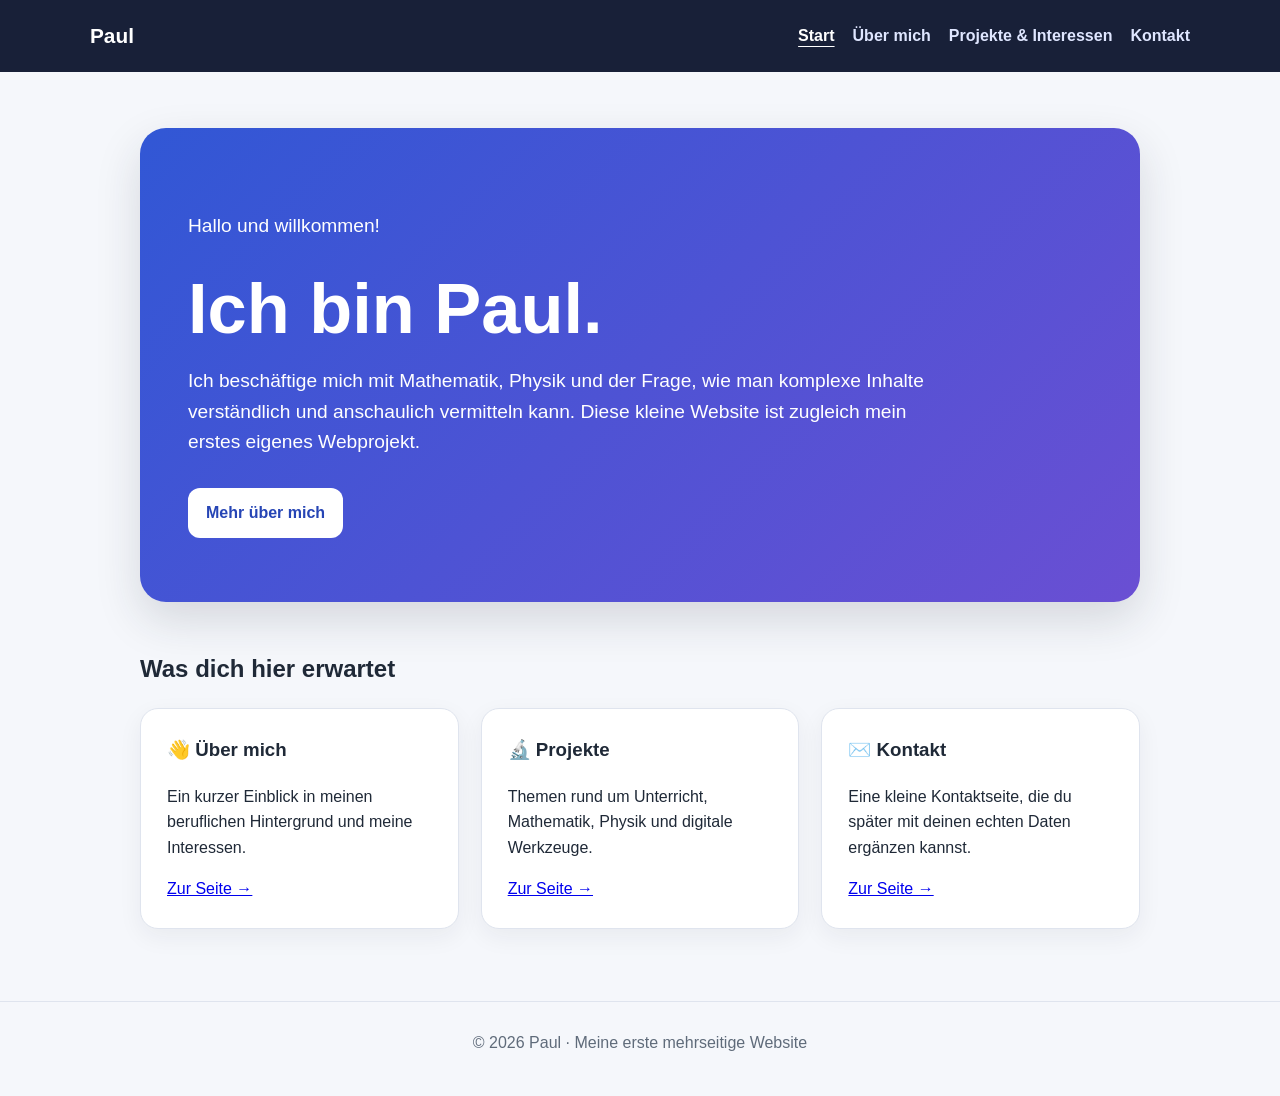
<file: index.html>
<!DOCTYPE html>
<html lang="de">
<head>
  <meta charset="UTF-8">
  <meta name="viewport" content="width=device-width, initial-scale=1.0">
  <title>Paul – Startseite</title>
  <link rel="stylesheet" href="style.css">
</head>
<body>
  <header>
    <div class="navbar">
      <a class="logo" href="index.html">Paul</a>
      <nav>
        <a class="active" href="index.html">Start</a>
        <a href="ueber-mich.html">Über mich</a>
        <a href="projekte.html">Projekte & Interessen</a>
        <a href="kontakt.html">Kontakt</a>
      </nav>
    </div>
  </header>

  <main>
    <section class="hero">
      <p>Hallo und willkommen!</p>
      <h1>Ich bin Paul.</h1>
      <p>
        Ich beschäftige mich mit Mathematik, Physik und der Frage,
        wie man komplexe Inhalte verständlich und anschaulich vermitteln kann.
        Diese kleine Website ist zugleich mein erstes eigenes Webprojekt.
      </p>
      <a class="button" href="ueber-mich.html">Mehr über mich</a>
    </section>

    <h2 class="section-title">Was dich hier erwartet</h2>
    <section class="grid">
      <article class="card">
        <h3>👋 Über mich</h3>
        <p>Ein kurzer Einblick in meinen beruflichen Hintergrund und meine Interessen.</p>
        <a href="ueber-mich.html">Zur Seite →</a>
      </article>

      <article class="card">
        <h3>🔬 Projekte</h3>
        <p>Themen rund um Unterricht, Mathematik, Physik und digitale Werkzeuge.</p>
        <a href="projekte.html">Zur Seite →</a>
      </article>

      <article class="card">
        <h3>✉️ Kontakt</h3>
        <p>Eine kleine Kontaktseite, die du später mit deinen echten Daten ergänzen kannst.</p>
        <a href="kontakt.html">Zur Seite →</a>
      </article>
    </section>
  </main>

  <footer>
    © 2026 Paul · Meine erste mehrseitige Website
  </footer>
</body>
</html>
</file>
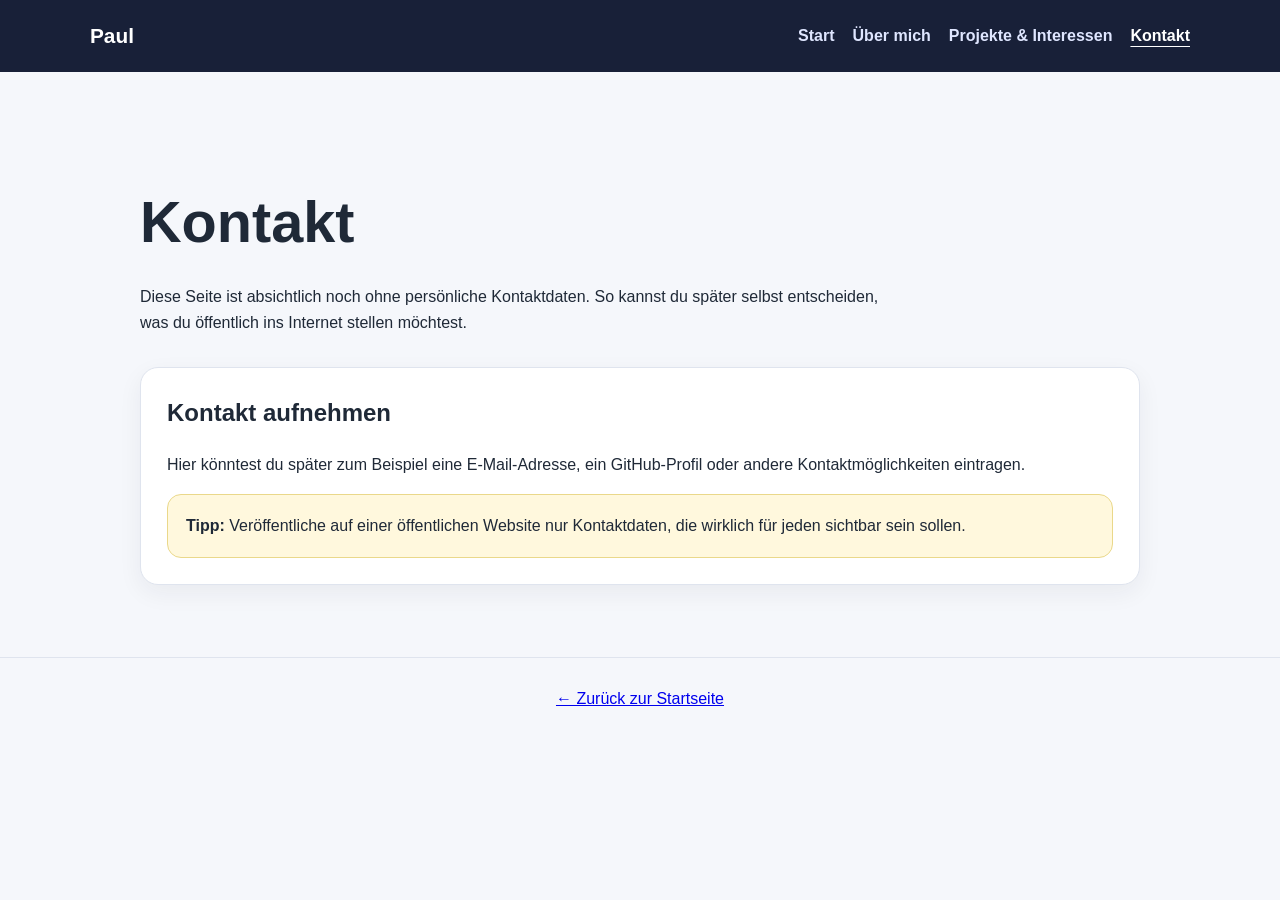
<file: kontakt.html>
<!DOCTYPE html>
<html lang="de">
<head>
  <meta charset="UTF-8">
  <meta name="viewport" content="width=device-width, initial-scale=1.0">
  <title>Paul – Kontakt</title>
  <link rel="stylesheet" href="style.css">
</head>
<body>
  <header>
    <div class="navbar">
      <a class="logo" href="index.html">Paul</a>
      <nav>
        <a href="index.html">Start</a>
        <a href="ueber-mich.html">Über mich</a>
        <a href="projekte.html">Projekte & Interessen</a>
        <a class="active" href="kontakt.html">Kontakt</a>
      </nav>
    </div>
  </header>

  <main>
    <section class="page-intro">
      <h1>Kontakt</h1>
      <p>
        Diese Seite ist absichtlich noch ohne persönliche Kontaktdaten.
        So kannst du später selbst entscheiden, was du öffentlich ins Internet
        stellen möchtest.
      </p>
    </section>

    <div class="card">
      <h2>Kontakt aufnehmen</h2>
      <p>
        Hier könntest du später zum Beispiel eine E-Mail-Adresse,
        ein GitHub-Profil oder andere Kontaktmöglichkeiten eintragen.
      </p>

      <div class="notice">
        <strong>Tipp:</strong> Veröffentliche auf einer öffentlichen Website
        nur Kontaktdaten, die wirklich für jeden sichtbar sein sollen.
      </div>
    </div>
  </main>

  <footer>
    <a href="index.html">← Zurück zur Startseite</a>
  </footer>
</body>
</html>
</file>
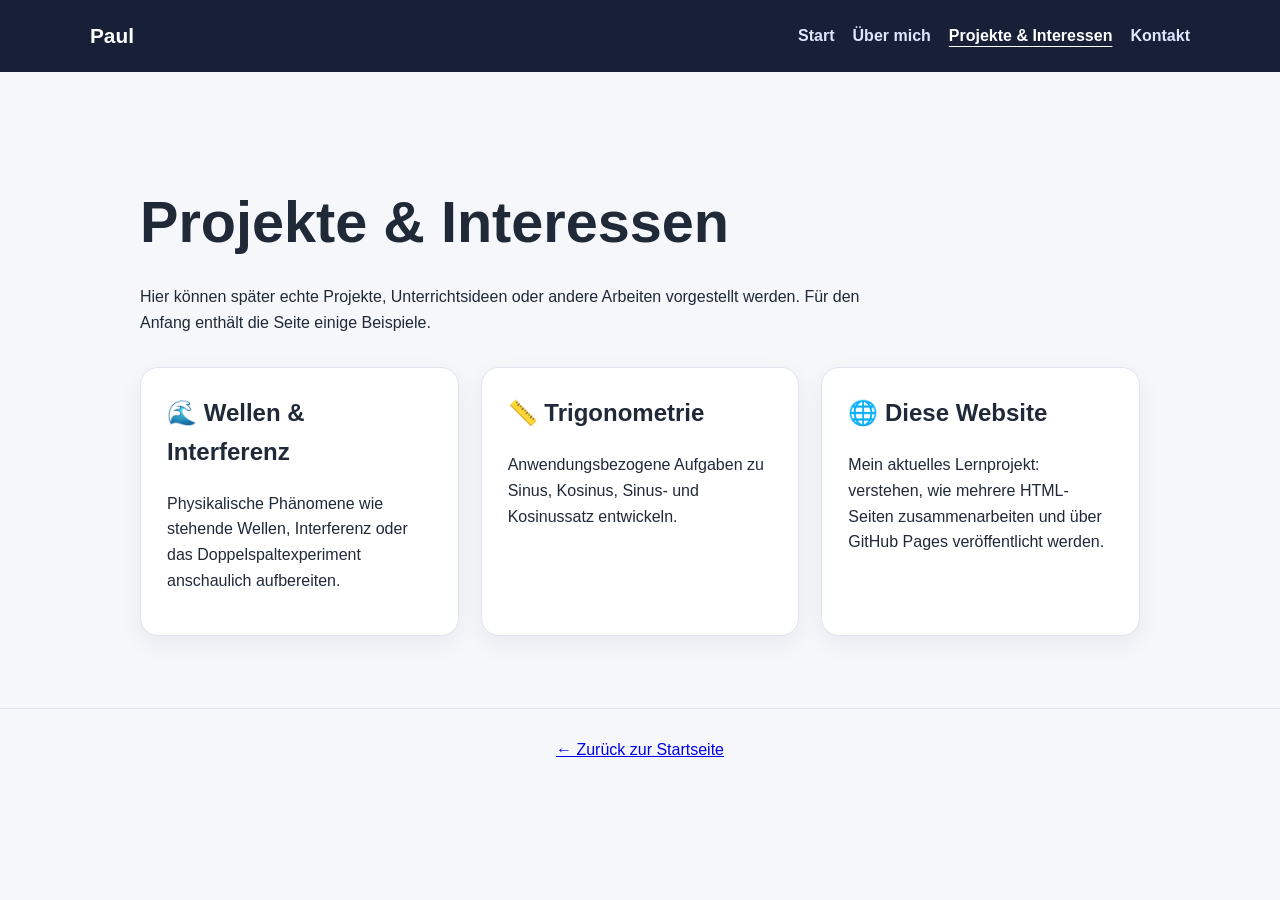
<file: projekte.html>
<!DOCTYPE html>
<html lang="de">
<head>
  <meta charset="UTF-8">
  <meta name="viewport" content="width=device-width, initial-scale=1.0">
  <title>Paul – Projekte & Interessen</title>
  <link rel="stylesheet" href="style.css">
</head>
<body>
  <header>
    <div class="navbar">
      <a class="logo" href="index.html">Paul</a>
      <nav>
        <a href="index.html">Start</a>
        <a href="ueber-mich.html">Über mich</a>
        <a class="active" href="projekte.html">Projekte & Interessen</a>
        <a href="kontakt.html">Kontakt</a>
      </nav>
    </div>
  </header>

  <main>
    <section class="page-intro">
      <h1>Projekte & Interessen</h1>
      <p>
        Hier können später echte Projekte, Unterrichtsideen oder andere
        Arbeiten vorgestellt werden. Für den Anfang enthält die Seite einige
        Beispiele.
      </p>
    </section>

    <section class="grid">
      <article class="card">
        <h2>🌊 Wellen & Interferenz</h2>
        <p>
          Physikalische Phänomene wie stehende Wellen, Interferenz oder das
          Doppelspaltexperiment anschaulich aufbereiten.
        </p>
      </article>

      <article class="card">
        <h2>📏 Trigonometrie</h2>
        <p>
          Anwendungsbezogene Aufgaben zu Sinus, Kosinus, Sinus- und
          Kosinussatz entwickeln.
        </p>
      </article>

      <article class="card">
        <h2>🌐 Diese Website</h2>
        <p>
          Mein aktuelles Lernprojekt: verstehen, wie mehrere HTML-Seiten
          zusammenarbeiten und über GitHub Pages veröffentlicht werden.
        </p>
      </article>
    </section>
  </main>

  <footer>
    <a href="index.html">← Zurück zur Startseite</a>
  </footer>
</body>
</html>
</file>
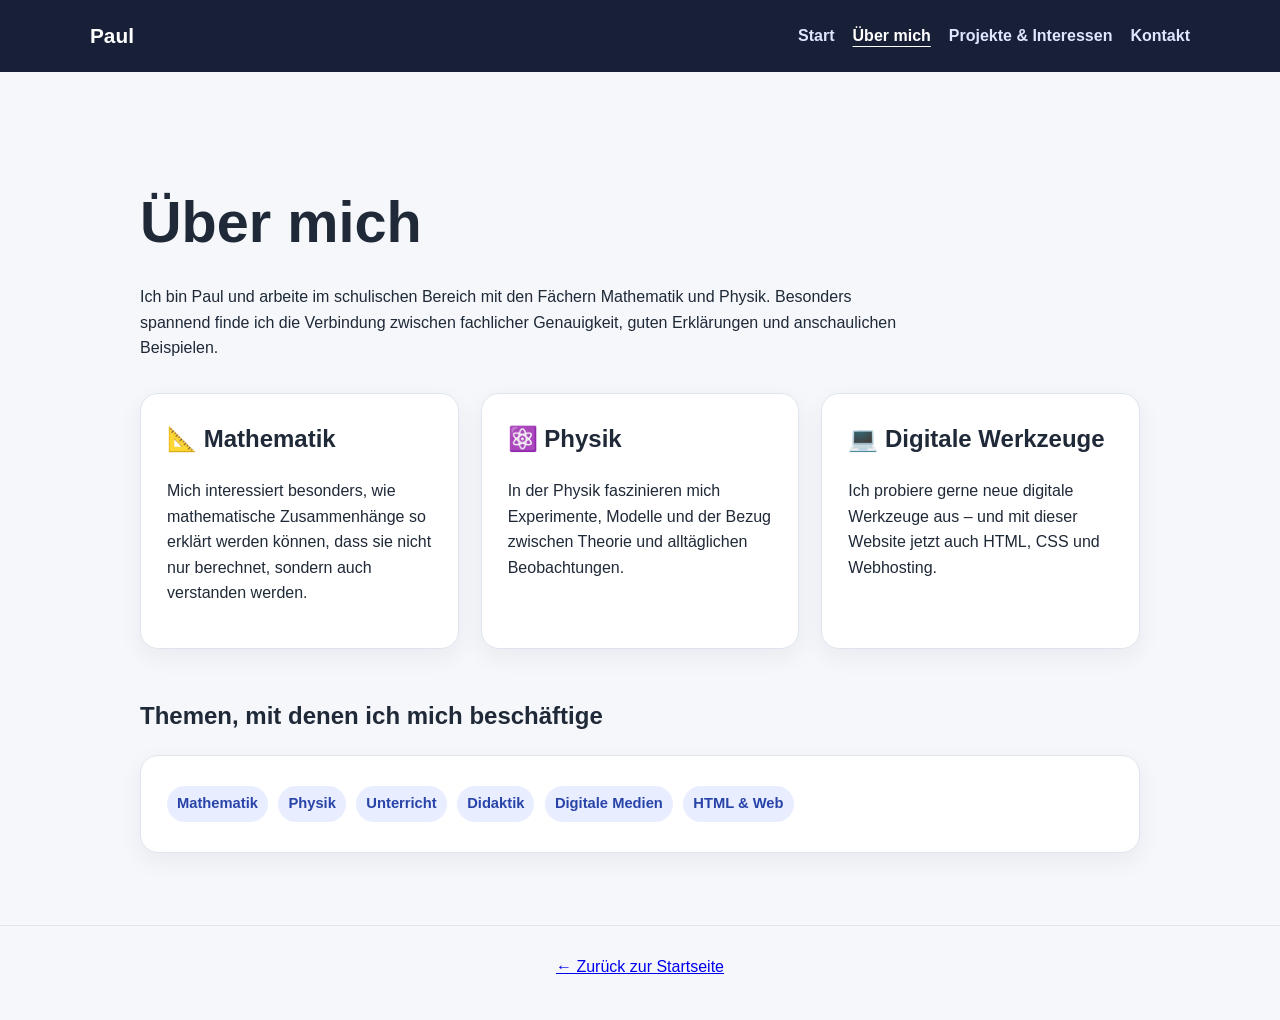
<file: ueber-mich.html>
<!DOCTYPE html>
<html lang="de">
<head>
  <meta charset="UTF-8">
  <meta name="viewport" content="width=device-width, initial-scale=1.0">
  <title>Paul – Über mich</title>
  <link rel="stylesheet" href="style.css">
</head>
<body>
  <header>
    <div class="navbar">
      <a class="logo" href="index.html">Paul</a>
      <nav>
        <a href="index.html">Start</a>
        <a class="active" href="ueber-mich.html">Über mich</a>
        <a href="projekte.html">Projekte & Interessen</a>
        <a href="kontakt.html">Kontakt</a>
      </nav>
    </div>
  </header>

  <main>
    <section class="page-intro">
      <h1>Über mich</h1>
      <p>
        Ich bin Paul und arbeite im schulischen Bereich mit den Fächern
        Mathematik und Physik. Besonders spannend finde ich die Verbindung
        zwischen fachlicher Genauigkeit, guten Erklärungen und anschaulichen
        Beispielen.
      </p>
    </section>

    <section class="grid">
      <article class="card">
        <h2>📐 Mathematik</h2>
        <p>
          Mich interessiert besonders, wie mathematische Zusammenhänge so
          erklärt werden können, dass sie nicht nur berechnet, sondern auch
          verstanden werden.
        </p>
      </article>

      <article class="card">
        <h2>⚛️ Physik</h2>
        <p>
          In der Physik faszinieren mich Experimente, Modelle und der Bezug
          zwischen Theorie und alltäglichen Beobachtungen.
        </p>
      </article>

      <article class="card">
        <h2>💻 Digitale Werkzeuge</h2>
        <p>
          Ich probiere gerne neue digitale Werkzeuge aus – und mit dieser
          Website jetzt auch HTML, CSS und Webhosting.
        </p>
      </article>
    </section>

    <h2 class="section-title">Themen, mit denen ich mich beschäftige</h2>
    <div class="card">
      <span class="tag">Mathematik</span>
      <span class="tag">Physik</span>
      <span class="tag">Unterricht</span>
      <span class="tag">Didaktik</span>
      <span class="tag">Digitale Medien</span>
      <span class="tag">HTML & Web</span>
    </div>
  </main>

  <footer>
    <a href="index.html">← Zurück zur Startseite</a>
  </footer>
</body>
</html>
</file>
<file: style.css>
:root {
  --bg: #f5f7fb;
  --card: #ffffff;
  --text: #1f2937;
  --muted: #5f6b7a;
  --accent: #3157d5;
  --accent-dark: #2544ad;
  --border: #dfe4ee;
}

* {
  box-sizing: border-box;
}

body {
  margin: 0;
  font-family: Arial, Helvetica, sans-serif;
  background: var(--bg);
  color: var(--text);
  line-height: 1.6;
}

header {
  background: #182038;
  color: white;
}

.navbar {
  width: min(1100px, 92%);
  margin: 0 auto;
  min-height: 72px;
  display: flex;
  align-items: center;
  justify-content: space-between;
  gap: 24px;
}

.logo {
  color: white;
  text-decoration: none;
  font-weight: 700;
  font-size: 1.3rem;
}

nav {
  display: flex;
  flex-wrap: wrap;
  gap: 18px;
}

nav a {
  color: #dfe6ff;
  text-decoration: none;
  font-weight: 600;
}

nav a:hover,
nav a.active {
  color: white;
  text-decoration: underline;
  text-underline-offset: 5px;
}

main {
  width: min(1000px, 92%);
  margin: 0 auto;
  padding: 56px 0 72px;
}

.hero {
  background: linear-gradient(135deg, #3157d5, #6a4fd3);
  color: white;
  border-radius: 26px;
  padding: 64px 48px;
  box-shadow: 0 18px 45px rgba(31, 41, 55, 0.15);
}

.hero h1 {
  font-size: clamp(2.4rem, 6vw, 4.4rem);
  line-height: 1.05;
  margin: 0 0 20px;
}

.hero p {
  max-width: 760px;
  font-size: 1.2rem;
  margin-bottom: 30px;
}

.button {
  display: inline-block;
  background: white;
  color: #2645b5;
  text-decoration: none;
  font-weight: 700;
  padding: 12px 18px;
  border-radius: 12px;
}

.button:hover {
  transform: translateY(-1px);
}

.section-title {
  margin-top: 48px;
  margin-bottom: 20px;
}

.grid {
  display: grid;
  grid-template-columns: repeat(3, 1fr);
  gap: 22px;
}

.card {
  background: var(--card);
  border: 1px solid var(--border);
  border-radius: 18px;
  padding: 26px;
  box-shadow: 0 8px 24px rgba(31, 41, 55, 0.06);
}

.card h2,
.card h3 {
  margin-top: 0;
}

.tag {
  display: inline-block;
  margin: 4px 6px 4px 0;
  padding: 6px 10px;
  border-radius: 999px;
  background: #e8edff;
  color: #2944a8;
  font-size: 0.92rem;
  font-weight: 600;
}

.page-intro {
  max-width: 760px;
  margin-bottom: 32px;
}

.page-intro h1 {
  font-size: clamp(2.2rem, 5vw, 3.6rem);
  margin-bottom: 14px;
}

.notice {
  background: #fff8dd;
  border: 1px solid #ead88a;
  border-radius: 14px;
  padding: 18px;
}

footer {
  border-top: 1px solid var(--border);
  color: var(--muted);
  text-align: center;
  padding: 28px 20px 40px;
}

@media (max-width: 760px) {
  .navbar {
    align-items: flex-start;
    flex-direction: column;
    padding: 18px 0;
  }

  .hero {
    padding: 42px 28px;
  }

  .grid {
    grid-template-columns: 1fr;
  }
}
</file>
